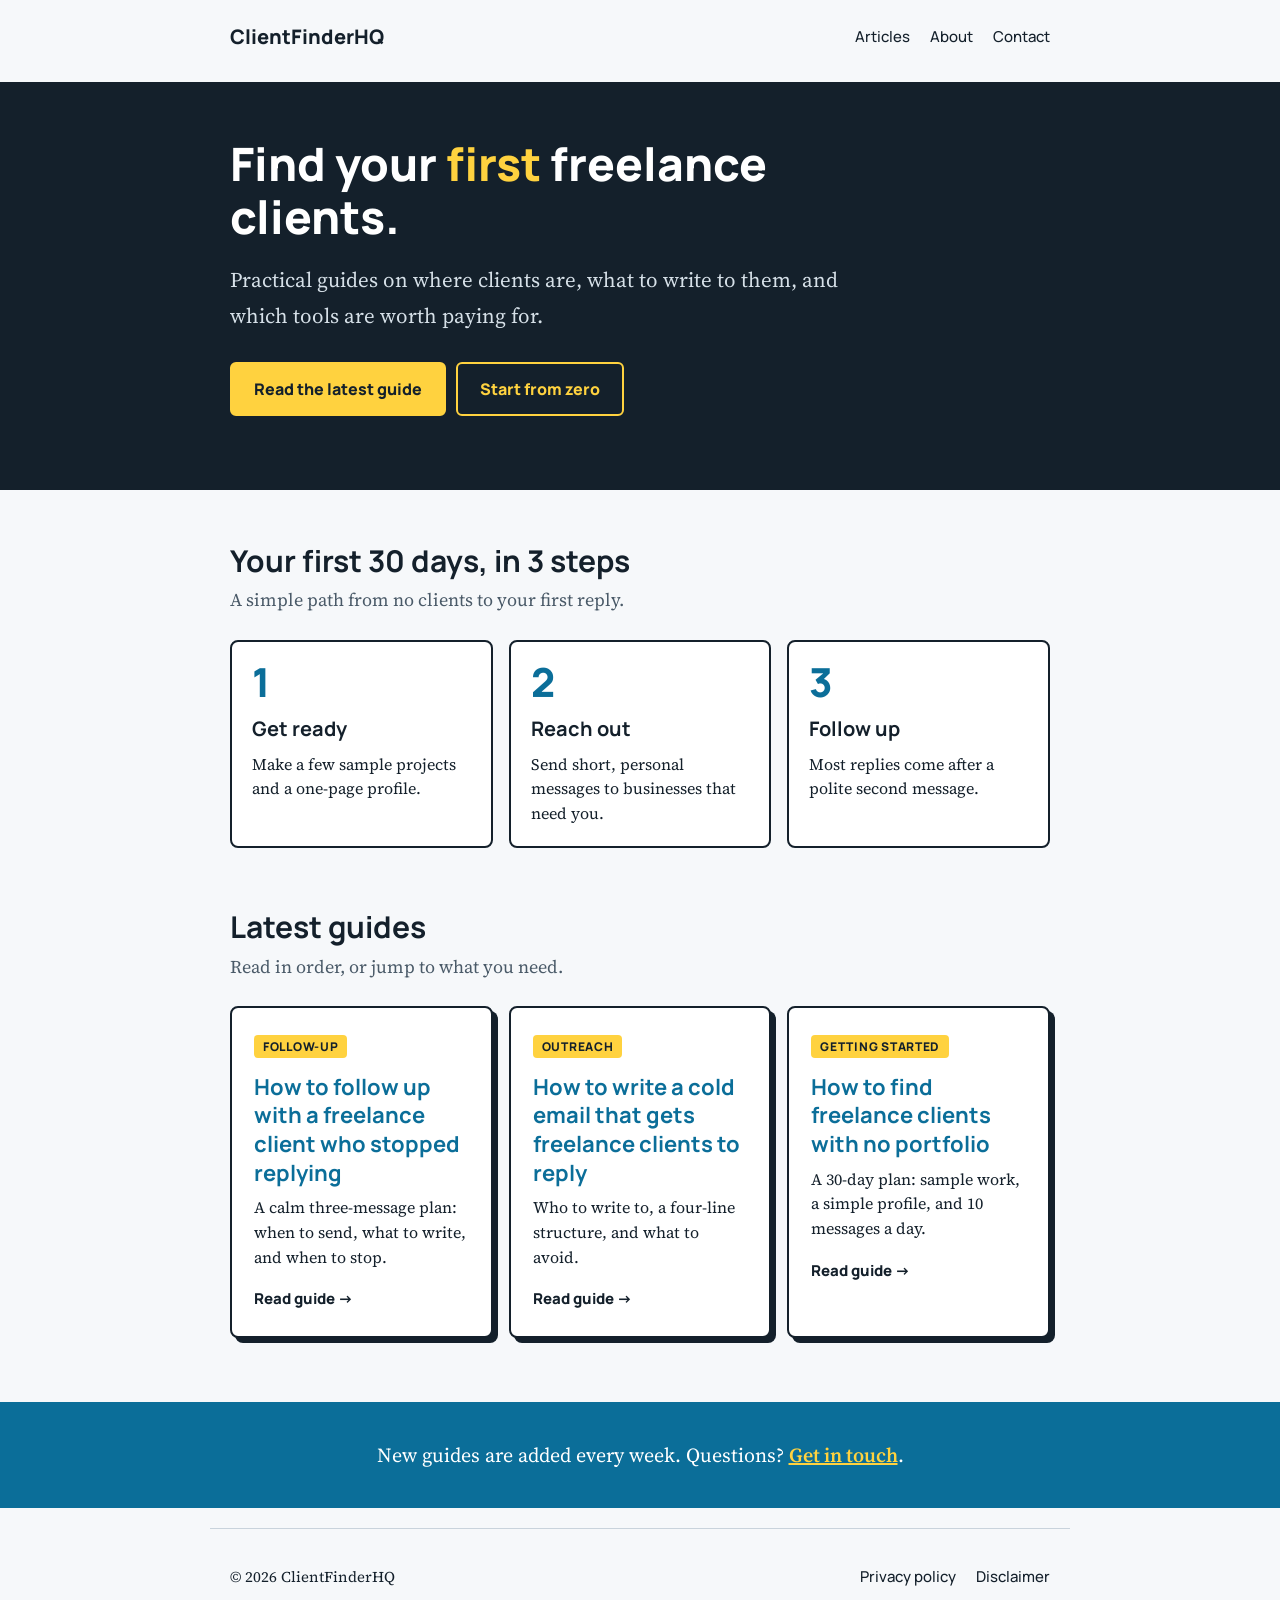
<file: index.html>
<!doctype html><html lang="en"><head><meta charset="utf-8"><meta name="viewport" content="width=device-width,initial-scale=1"><title>ClientFinderHQ | How to find freelance clients</title><meta name="description" content="Practical guides for freelancers on finding clients, writing outreach, and choosing the tools that help."><link rel="preconnect" href="https://fonts.googleapis.com"><link rel="preconnect" href="https://fonts.gstatic.com" crossorigin><link href="https://fonts.googleapis.com/css2?family=Manrope:wght@500;800&family=Source+Serif+4:wght@400;600&display=swap" rel="stylesheet"><link rel="canonical" href="https://wwwkhange15-blip.github.io/clientfinderhq/"><meta property="og:type" content="website"><meta property="og:site_name" content="ClientFinderHQ"><meta property="og:title" content="ClientFinderHQ | How to find freelance clients"><meta property="og:description" content="Practical guides for freelancers on finding clients, writing outreach, and choosing the tools that help."><meta property="og:url" content="https://wwwkhange15-blip.github.io/clientfinderhq/"><meta property="og:image" content="https://wwwkhange15-blip.github.io/clientfinderhq/og-image.png"><meta name="twitter:card" content="summary_large_image"><link rel="stylesheet" href="style.css"></head><body><header><a class="logo" href="index.html">ClientFinderHQ</a><nav><a href="index.html#articles">Articles</a><a href="about.html">About</a><a href="contact.html">Contact</a></nav></header><main><style>
main{max-width:none;padding:0}.w{max-width:860px;margin:0 auto;padding:0 20px}
.hero{background:#14202b;color:#fff;padding:56px 0 64px;margin-top:8px}
.hero h1{color:#fff;margin:0 0 .4em;max-width:14em}.hero mark{background:none;color:#ffd23f}
.hero p{font-size:21px;max-width:30em;margin:0 0 28px;color:#d6e0e8}
.btn{display:inline-block;font:800 16px Manrope,sans-serif;padding:14px 22px;border:2px solid #ffd23f;border-radius:6px;text-decoration:none;margin:0 10px 10px 0}
.btn.p{background:#ffd23f;color:#14202b}.btn.s{color:#ffd23f}.btn:hover{transform:translateY(-2px)}
.sec{padding:52px 0 8px}.sec h2{margin:0 0 6px;font-size:30px}.sub{margin:0 0 24px;color:#4a5a68}
.steps{display:grid;grid-template-columns:repeat(auto-fit,minmax(220px,1fr));gap:16px}
.step{background:#fff;border:2px solid #14202b;border-radius:8px;padding:20px}
.step b{display:block;font:800 40px Manrope,sans-serif;color:#0b6e99;line-height:1}
.step h3{margin:10px 0 6px;font-size:20px}.step p{margin:0;font-size:16px;line-height:1.55}
.cards{display:grid;grid-template-columns:repeat(auto-fit,minmax(260px,1fr));gap:16px}
.card{display:block;background:#fff;border:2px solid #14202b;border-radius:8px;padding:22px;text-decoration:none;color:inherit;box-shadow:5px 5px 0 #14202b;transition:transform .15s,box-shadow .15s}
.card:hover,.card:focus-visible{transform:translate(-2px,-2px);box-shadow:8px 8px 0 #0b6e99}
.tag{display:inline-block;font:800 12px Manrope,sans-serif;letter-spacing:.06em;text-transform:uppercase;background:#ffd23f;padding:3px 9px;border-radius:4px}
.card h3{margin:12px 0 8px;font-size:22px;line-height:1.3;color:#0b6e99}.card p{margin:0 0 14px;font-size:16px;line-height:1.55}
.go{font:800 15px Manrope,sans-serif;color:#14202b}
.band{background:#0b6e99;color:#fff;margin-top:56px;padding:36px 0;text-align:center}
.band p{margin:0;font-size:20px}.band a{color:#ffd23f;font-weight:600}
</style><section class="hero"><div class="w"><h1>Find your <mark>first</mark> freelance clients.</h1>
<p>Practical guides on where clients are, what to write to them, and which tools are worth paying for.</p>
<a class="btn p" href="follow-up-freelance-client.html">Read the latest guide</a><a class="btn s" href="find-freelance-clients-no-portfolio.html">Start from zero</a></div></section>
<section class="sec"><div class="w"><h2>Your first 30 days, in 3 steps</h2><p class="sub">A simple path from no clients to your first reply.</p>
<div class="steps"><div class="step"><b>1</b><h3>Get ready</h3><p>Make a few sample projects and a one-page profile.</p></div>
<div class="step"><b>2</b><h3>Reach out</h3><p>Send short, personal messages to businesses that need you.</p></div>
<div class="step"><b>3</b><h3>Follow up</h3><p>Most replies come after a polite second message.</p></div></div></div></section>
<section class="sec" id="articles"><div class="w"><h2>Latest guides</h2><p class="sub">Read in order, or jump to what you need.</p>
<div class="cards"><a class="card" href="follow-up-freelance-client.html"><span class="tag">Follow-up</span><h3>How to follow up with a freelance client who stopped replying</h3><p>A calm three-message plan: when to send, what to write, and when to stop.</p><span class="go">Read guide →</span></a><a class="card" href="cold-email-for-freelance-clients.html"><span class="tag">Outreach</span><h3>How to write a cold email that gets freelance clients to reply</h3><p>Who to write to, a four-line structure, and what to avoid.</p><span class="go">Read guide →</span></a>
<a class="card" href="find-freelance-clients-no-portfolio.html"><span class="tag">Getting started</span><h3>How to find freelance clients with no portfolio</h3><p>A 30-day plan: sample work, a simple profile, and 10 messages a day.</p><span class="go">Read guide →</span></a></div></div></section>
<section class="band"><div class="w"><p>New guides are added every week. Questions? <a href="contact.html">Get in touch</a>.</p></div></section></main><footer><p>© 2026 ClientFinderHQ</p><nav><a href="privacy.html">Privacy policy</a><a href="disclaimer.html">Disclaimer</a></nav></footer></body></html>
</file>
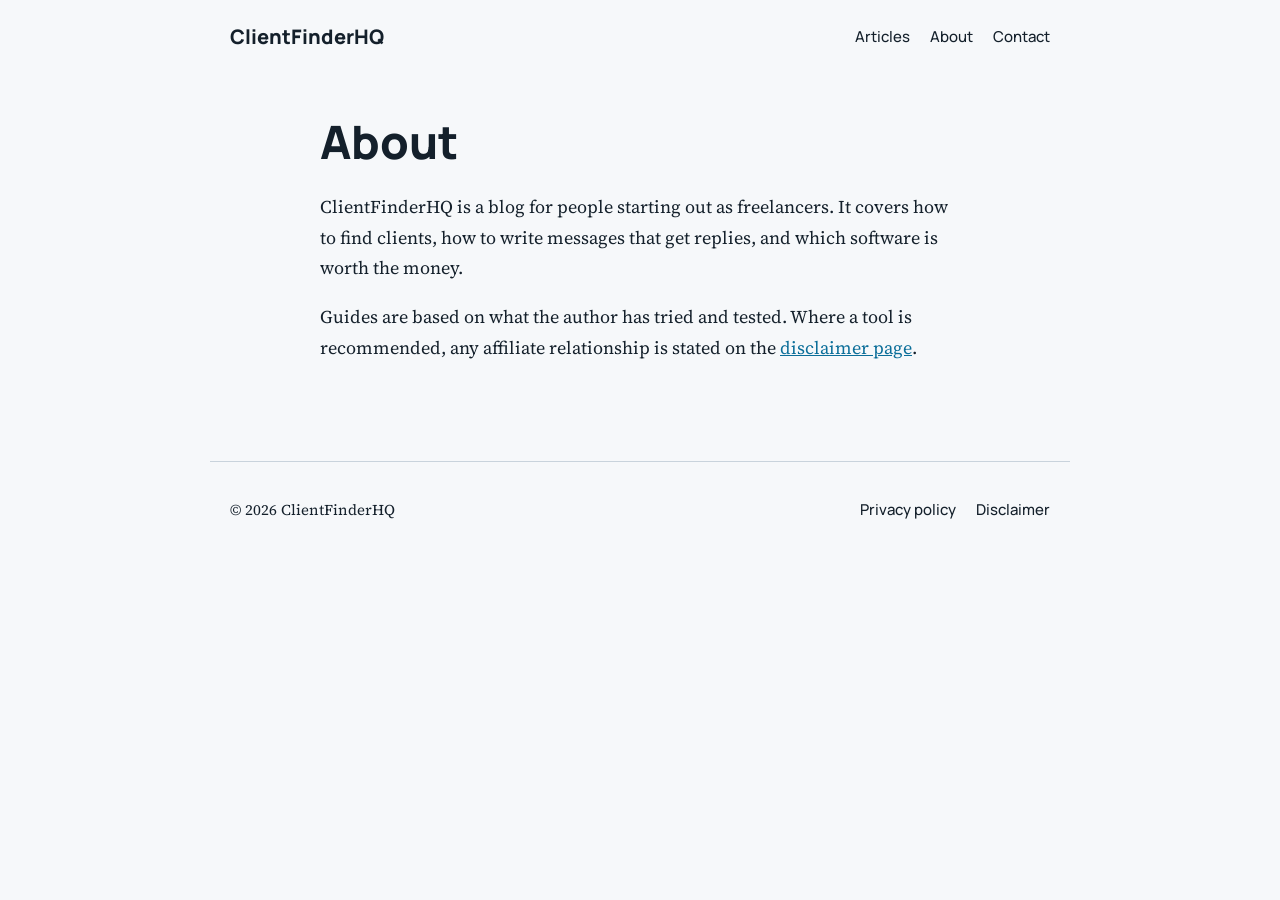
<file: about.html>
<!doctype html><html lang="en"><head><meta charset="utf-8"><meta name="viewport" content="width=device-width,initial-scale=1"><title>About | ClientFinderHQ</title><meta name="description" content="About ClientFinderHQ"><link rel="preconnect" href="https://fonts.googleapis.com"><link rel="preconnect" href="https://fonts.gstatic.com" crossorigin><link href="https://fonts.googleapis.com/css2?family=Manrope:wght@500;800&family=Source+Serif+4:wght@400;600&display=swap" rel="stylesheet"><link rel="canonical" href="https://wwwkhange15-blip.github.io/clientfinderhq/about.html"><meta property="og:type" content="website"><meta property="og:site_name" content="ClientFinderHQ"><meta property="og:title" content="About | ClientFinderHQ"><meta property="og:description" content="About ClientFinderHQ"><meta property="og:url" content="https://wwwkhange15-blip.github.io/clientfinderhq/about.html"><meta property="og:image" content="https://wwwkhange15-blip.github.io/clientfinderhq/og-image.png"><meta name="twitter:card" content="summary_large_image"><link rel="stylesheet" href="style.css"></head><body><header><a class="logo" href="index.html">ClientFinderHQ</a><nav><a href="index.html#articles">Articles</a><a href="about.html">About</a><a href="contact.html">Contact</a></nav></header><main><h1>About</h1><p>ClientFinderHQ is a blog for people starting out as freelancers. It covers how to find clients, how to write messages that get replies, and which software is worth the money.</p><p>Guides are based on what the author has tried and tested. Where a tool is recommended, any affiliate relationship is stated on the <a href="disclaimer.html">disclaimer page</a>.</p></main><footer><p>© 2026 ClientFinderHQ</p><nav><a href="privacy.html">Privacy policy</a><a href="disclaimer.html">Disclaimer</a></nav></footer></body></html>
</file>
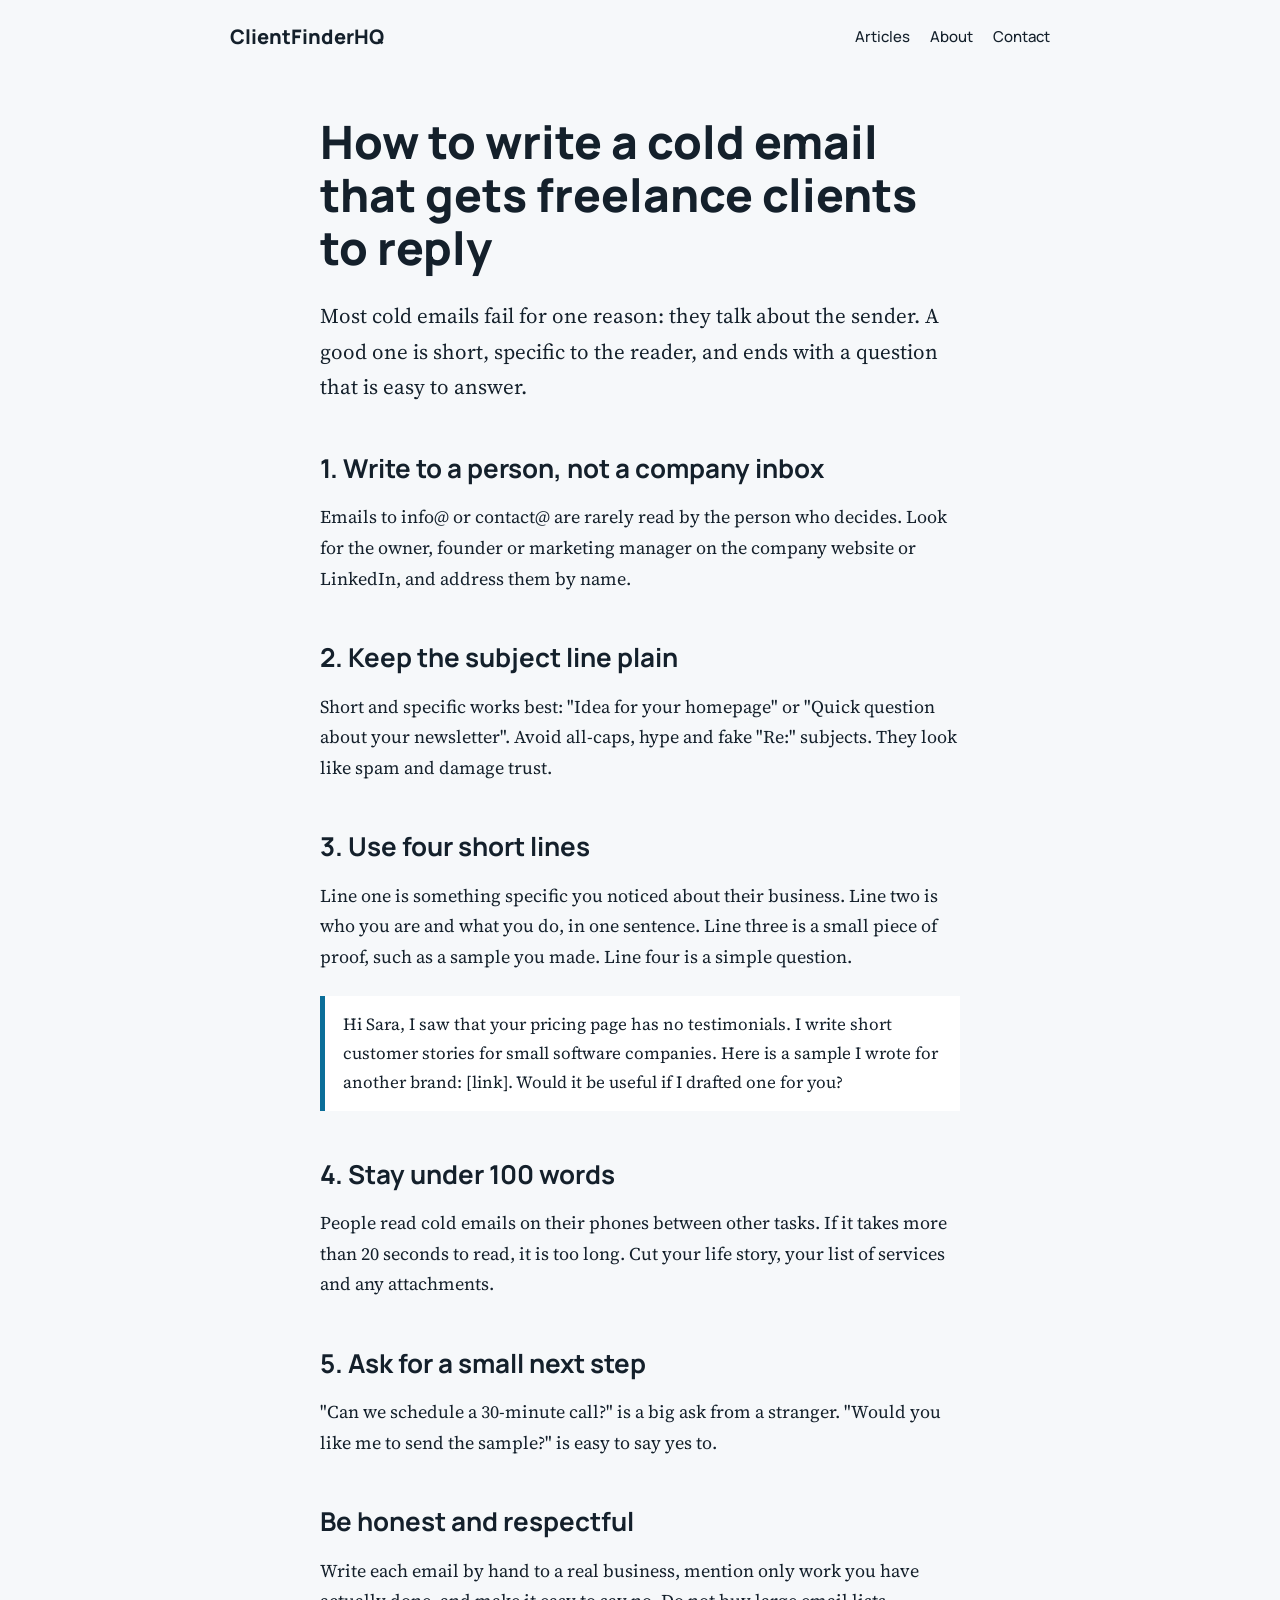
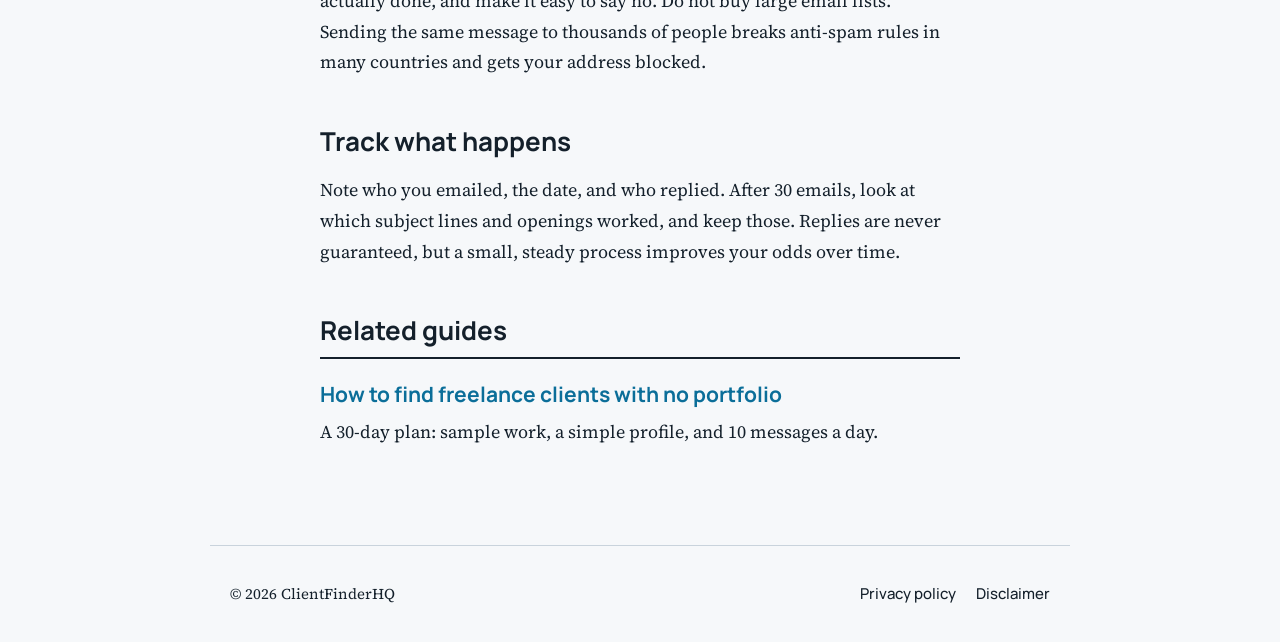
<file: cold-email-for-freelance-clients.html>
<!doctype html><html lang="en"><head><meta charset="utf-8"><meta name="viewport" content="width=device-width,initial-scale=1"><title>How to Write a Cold Email That Gets Freelance Clients to Reply | ClientFinderHQ</title><meta name="description" content="A short, honest guide to writing cold emails for freelancers: who to write to, the four-line structure, and what to avoid."><link rel="preconnect" href="https://fonts.googleapis.com"><link rel="preconnect" href="https://fonts.gstatic.com" crossorigin><link href="https://fonts.googleapis.com/css2?family=Manrope:wght@500;800&family=Source+Serif+4:wght@400;600&display=swap" rel="stylesheet"><link rel="canonical" href="https://wwwkhange15-blip.github.io/clientfinderhq/cold-email-for-freelance-clients.html"><meta property="og:type" content="website"><meta property="og:site_name" content="ClientFinderHQ"><meta property="og:title" content="How to Write a Cold Email That Gets Freelance Clients to Reply | ClientFinderHQ"><meta property="og:description" content="A short, honest guide to writing cold emails for freelancers: who to write to, the four-line structure, and what to avoid."><meta property="og:url" content="https://wwwkhange15-blip.github.io/clientfinderhq/cold-email-for-freelance-clients.html"><meta property="og:image" content="https://wwwkhange15-blip.github.io/clientfinderhq/og-image.png"><meta name="twitter:card" content="summary_large_image"><link rel="stylesheet" href="style.css"></head><body><header><a class="logo" href="index.html">ClientFinderHQ</a><nav><a href="index.html#articles">Articles</a><a href="about.html">About</a><a href="contact.html">Contact</a></nav></header><main><h1>How to write a cold email that gets freelance clients to reply</h1>
<p class="lead">Most cold emails fail for one reason: they talk about the sender. A good one is short, specific to the reader, and ends with a question that is easy to answer.</p>
<h2>1. Write to a person, not a company inbox</h2>
<p>Emails to info@ or contact@ are rarely read by the person who decides. Look for the owner, founder or marketing manager on the company website or LinkedIn, and address them by name.</p>
<h2>2. Keep the subject line plain</h2>
<p>Short and specific works best: "Idea for your homepage" or "Quick question about your newsletter". Avoid all-caps, hype and fake "Re:" subjects. They look like spam and damage trust.</p>
<h2>3. Use four short lines</h2>
<p>Line one is something specific you noticed about their business. Line two is who you are and what you do, in one sentence. Line three is a small piece of proof, such as a sample you made. Line four is a simple question.</p>
<blockquote>Hi Sara, I saw that your pricing page has no testimonials. I write short customer stories for small software companies. Here is a sample I wrote for another brand: [link]. Would it be useful if I drafted one for you?</blockquote>
<!-- ADD YOUR OWN EXAMPLE HERE: an email you sent and what happened -->
<h2>4. Stay under 100 words</h2>
<p>People read cold emails on their phones between other tasks. If it takes more than 20 seconds to read, it is too long. Cut your life story, your list of services and any attachments.</p>
<h2>5. Ask for a small next step</h2>
<p>"Can we schedule a 30-minute call?" is a big ask from a stranger. "Would you like me to send the sample?" is easy to say yes to.</p>
<h2>Be honest and respectful</h2>
<p>Write each email by hand to a real business, mention only work you have actually done, and make it easy to say no. Do not buy large email lists. Sending the same message to thousands of people breaks anti-spam rules in many countries and gets your address blocked.</p>
<h2>Track what happens</h2>
<p>Note who you emailed, the date, and who replied. After 30 emails, look at which subject lines and openings worked, and keep those. Replies are never guaranteed, but a small, steady process improves your odds over time.</p><h2>Related guides</h2><a class="post" href="find-freelance-clients-no-portfolio.html"><h3>How to find freelance clients with no portfolio</h3><p>A 30-day plan: sample work, a simple profile, and 10 messages a day.</p></a></main><footer><p>© 2026 ClientFinderHQ</p><nav><a href="privacy.html">Privacy policy</a><a href="disclaimer.html">Disclaimer</a></nav></footer></body></html>
</file>
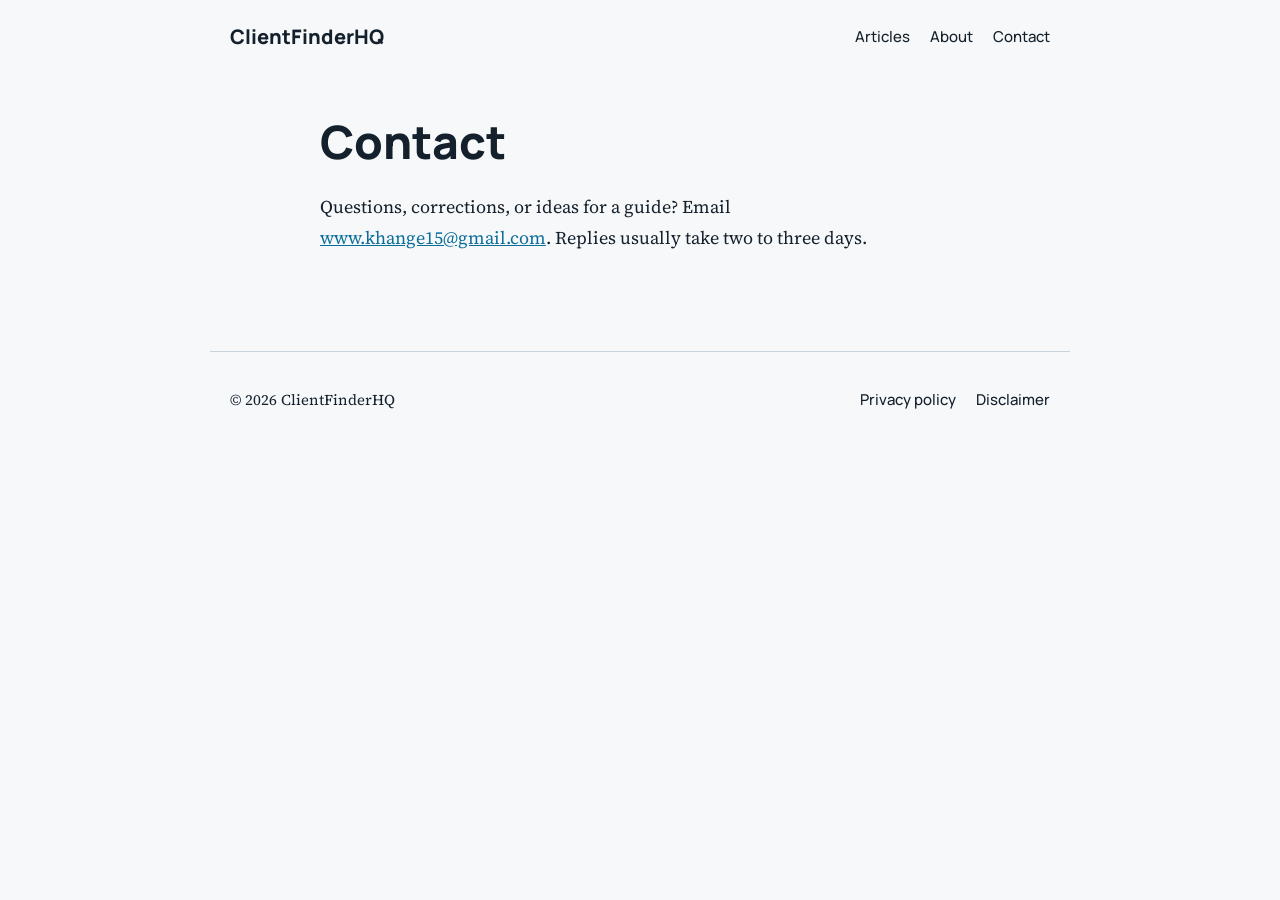
<file: contact.html>
<!doctype html><html lang="en"><head><meta charset="utf-8"><meta name="viewport" content="width=device-width,initial-scale=1"><title>Contact | ClientFinderHQ</title><meta name="description" content="Contact ClientFinderHQ"><link rel="preconnect" href="https://fonts.googleapis.com"><link rel="preconnect" href="https://fonts.gstatic.com" crossorigin><link href="https://fonts.googleapis.com/css2?family=Manrope:wght@500;800&family=Source+Serif+4:wght@400;600&display=swap" rel="stylesheet"><link rel="canonical" href="https://wwwkhange15-blip.github.io/clientfinderhq/contact.html"><meta property="og:type" content="website"><meta property="og:site_name" content="ClientFinderHQ"><meta property="og:title" content="Contact | ClientFinderHQ"><meta property="og:description" content="Contact ClientFinderHQ"><meta property="og:url" content="https://wwwkhange15-blip.github.io/clientfinderhq/contact.html"><meta property="og:image" content="https://wwwkhange15-blip.github.io/clientfinderhq/og-image.png"><meta name="twitter:card" content="summary_large_image"><link rel="stylesheet" href="style.css"></head><body><header><a class="logo" href="index.html">ClientFinderHQ</a><nav><a href="index.html#articles">Articles</a><a href="about.html">About</a><a href="contact.html">Contact</a></nav></header><main><h1>Contact</h1><p>Questions, corrections, or ideas for a guide? Email <a href="mailto:www.khange15@gmail.com">www.khange15@gmail.com</a>. Replies usually take two to three days.</p></main><footer><p>© 2026 ClientFinderHQ</p><nav><a href="privacy.html">Privacy policy</a><a href="disclaimer.html">Disclaimer</a></nav></footer></body></html>
</file>
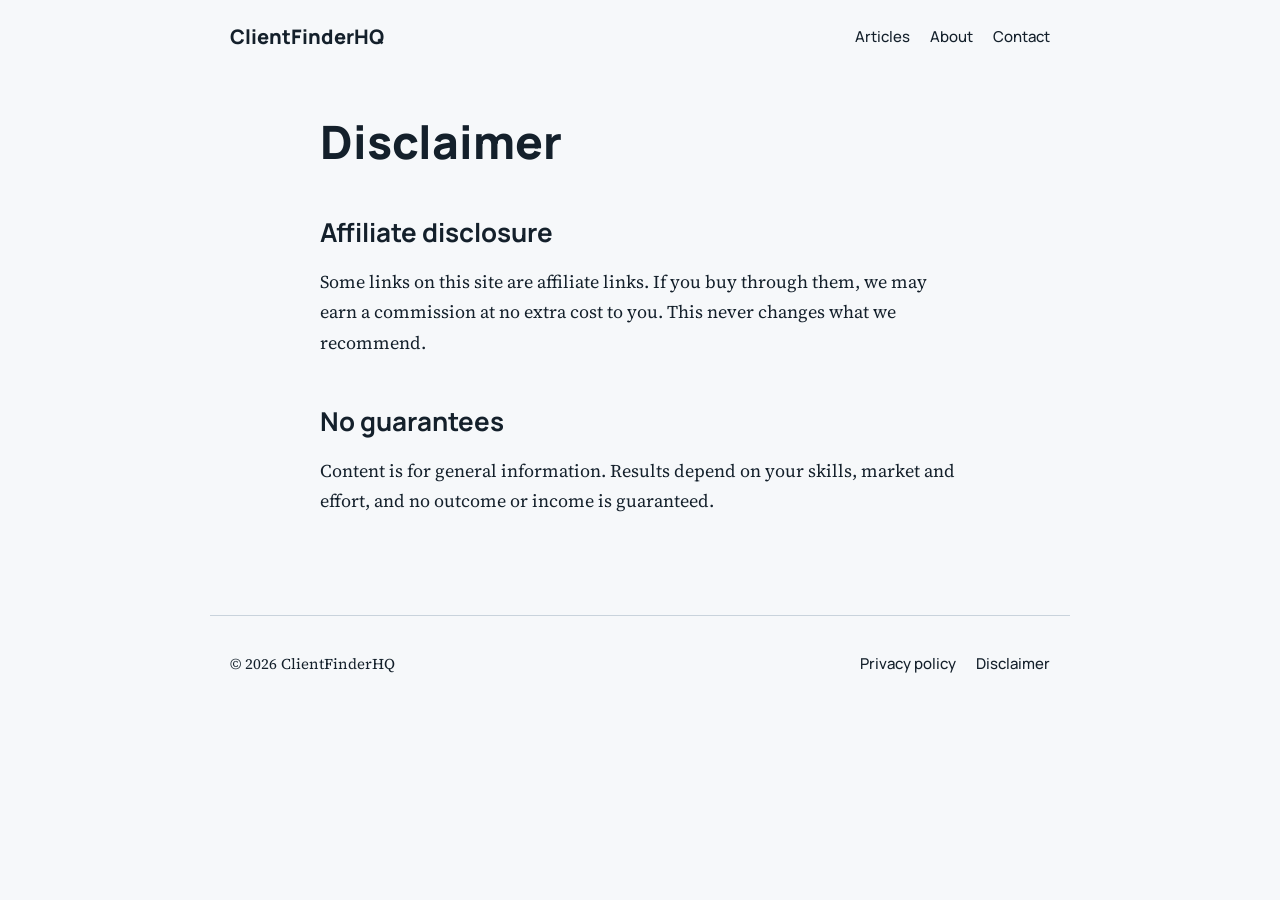
<file: disclaimer.html>
<!doctype html><html lang="en"><head><meta charset="utf-8"><meta name="viewport" content="width=device-width,initial-scale=1"><title>Disclaimer | ClientFinderHQ</title><meta name="description" content="Affiliate and earnings disclaimer for ClientFinderHQ"><link rel="preconnect" href="https://fonts.googleapis.com"><link rel="preconnect" href="https://fonts.gstatic.com" crossorigin><link href="https://fonts.googleapis.com/css2?family=Manrope:wght@500;800&family=Source+Serif+4:wght@400;600&display=swap" rel="stylesheet"><link rel="canonical" href="https://wwwkhange15-blip.github.io/clientfinderhq/disclaimer.html"><meta property="og:type" content="website"><meta property="og:site_name" content="ClientFinderHQ"><meta property="og:title" content="Disclaimer | ClientFinderHQ"><meta property="og:description" content="Affiliate and earnings disclaimer for ClientFinderHQ"><meta property="og:url" content="https://wwwkhange15-blip.github.io/clientfinderhq/disclaimer.html"><meta property="og:image" content="https://wwwkhange15-blip.github.io/clientfinderhq/og-image.png"><meta name="twitter:card" content="summary_large_image"><link rel="stylesheet" href="style.css"></head><body><header><a class="logo" href="index.html">ClientFinderHQ</a><nav><a href="index.html#articles">Articles</a><a href="about.html">About</a><a href="contact.html">Contact</a></nav></header><main><h1>Disclaimer</h1><h2>Affiliate disclosure</h2><p>Some links on this site are affiliate links. If you buy through them, we may earn a commission at no extra cost to you. This never changes what we recommend.</p>
<h2>No guarantees</h2><p>Content is for general information. Results depend on your skills, market and effort, and no outcome or income is guaranteed.</p></main><footer><p>© 2026 ClientFinderHQ</p><nav><a href="privacy.html">Privacy policy</a><a href="disclaimer.html">Disclaimer</a></nav></footer></body></html>
</file>
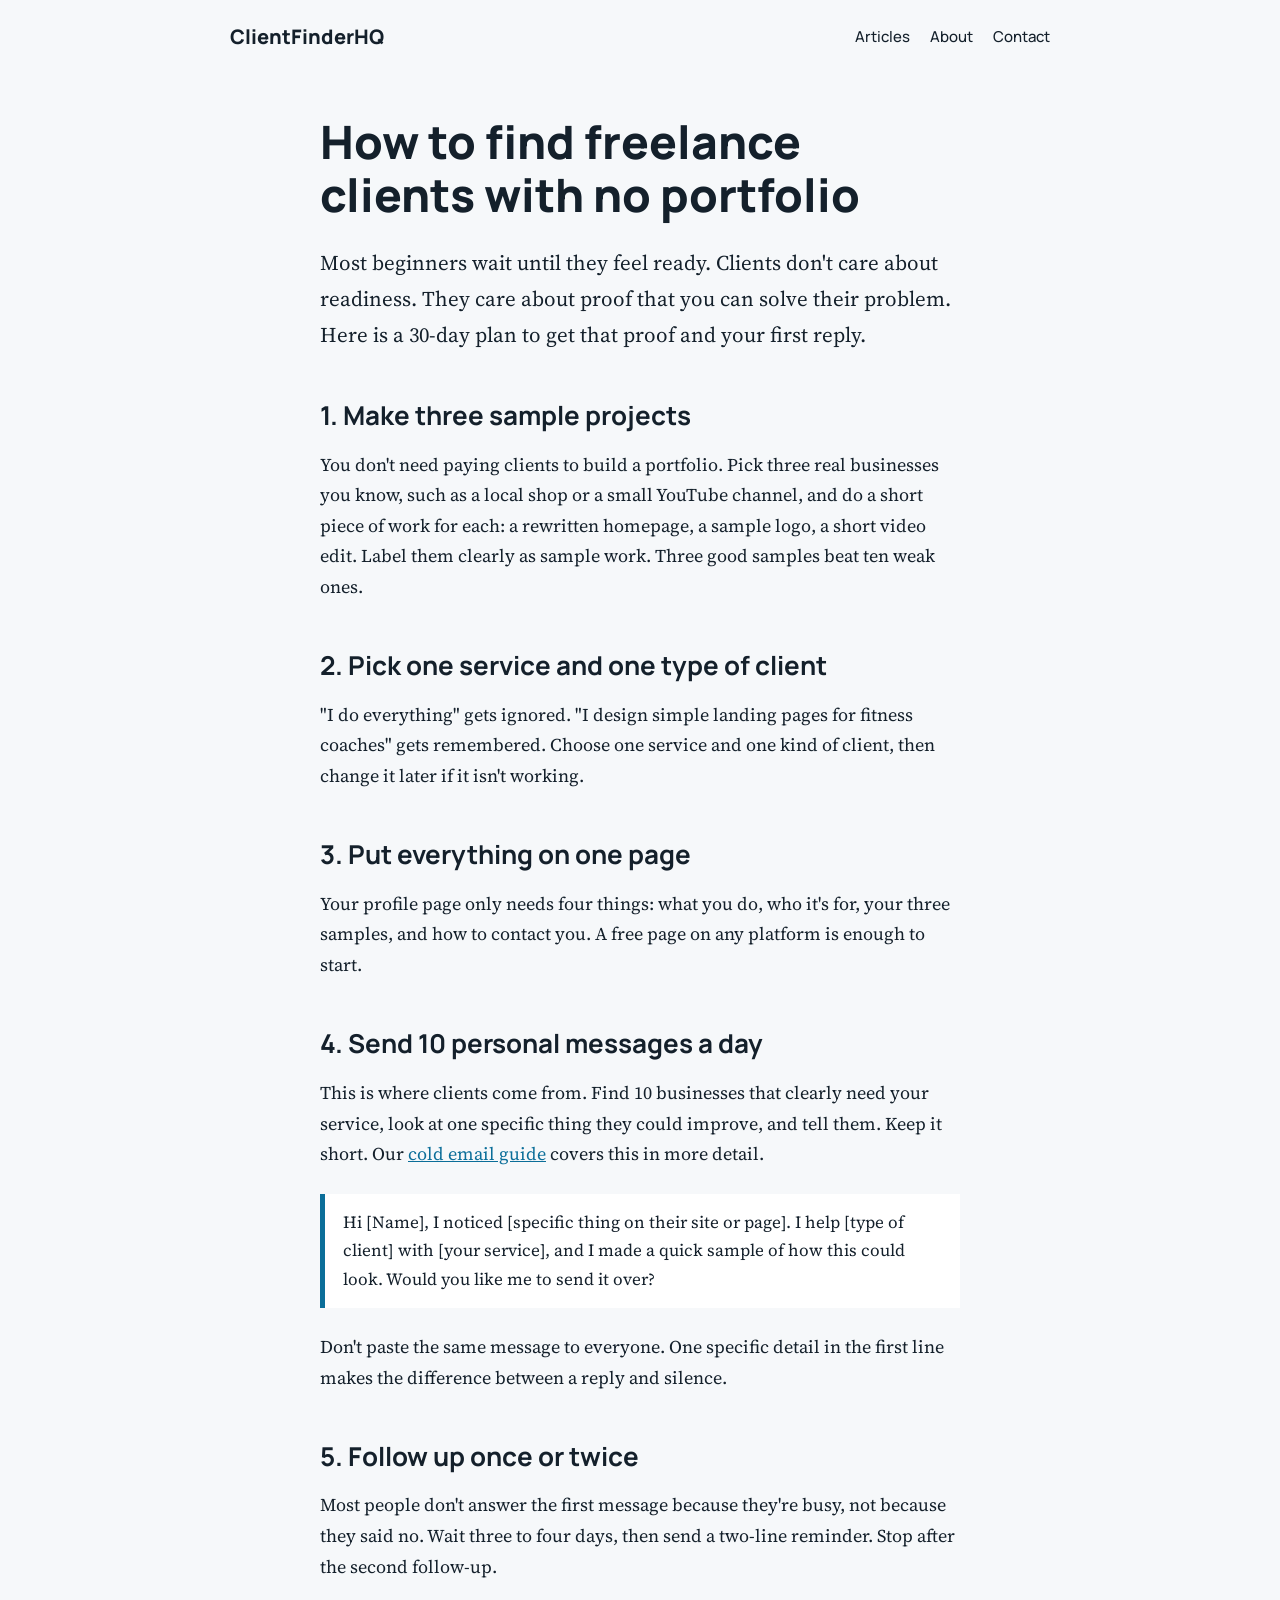
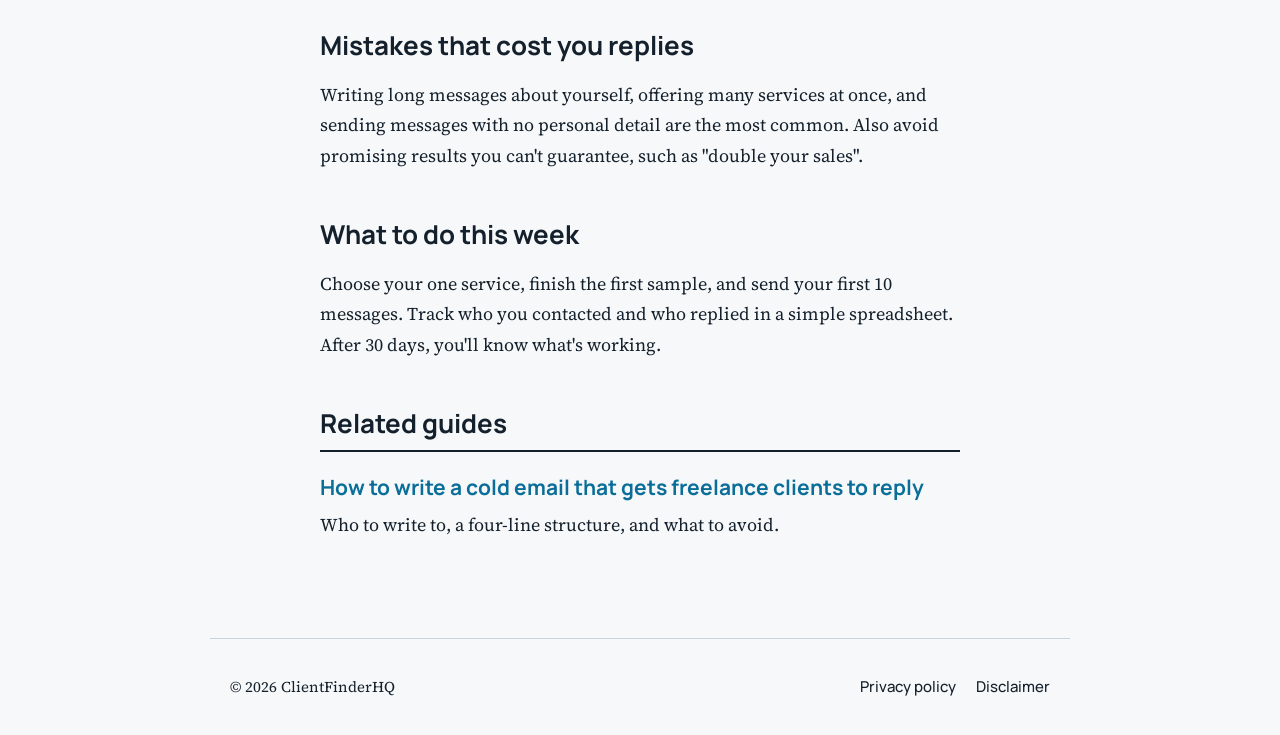
<file: find-freelance-clients-no-portfolio.html>
<!doctype html><html lang="en"><head><meta charset="utf-8"><meta name="viewport" content="width=device-width,initial-scale=1"><title>How to Find Freelance Clients With No Portfolio | ClientFinderHQ</title><meta name="description" content="A 30-day plan for beginners: build sample work, create a one-page profile, and send personal outreach messages that get replies."><link rel="preconnect" href="https://fonts.googleapis.com"><link rel="preconnect" href="https://fonts.gstatic.com" crossorigin><link href="https://fonts.googleapis.com/css2?family=Manrope:wght@500;800&family=Source+Serif+4:wght@400;600&display=swap" rel="stylesheet"><link rel="canonical" href="https://wwwkhange15-blip.github.io/clientfinderhq/find-freelance-clients-no-portfolio.html"><meta property="og:type" content="website"><meta property="og:site_name" content="ClientFinderHQ"><meta property="og:title" content="How to Find Freelance Clients With No Portfolio | ClientFinderHQ"><meta property="og:description" content="A 30-day plan for beginners: build sample work, create a one-page profile, and send personal outreach messages that get replies."><meta property="og:url" content="https://wwwkhange15-blip.github.io/clientfinderhq/find-freelance-clients-no-portfolio.html"><meta property="og:image" content="https://wwwkhange15-blip.github.io/clientfinderhq/og-image.png"><meta name="twitter:card" content="summary_large_image"><link rel="stylesheet" href="style.css"></head><body><header><a class="logo" href="index.html">ClientFinderHQ</a><nav><a href="index.html#articles">Articles</a><a href="about.html">About</a><a href="contact.html">Contact</a></nav></header><main><h1>How to find freelance clients with no portfolio</h1>
<p class="lead">Most beginners wait until they feel ready. Clients don't care about readiness. They care about proof that you can solve their problem. Here is a 30-day plan to get that proof and your first reply.</p>
<h2>1. Make three sample projects</h2>
<p>You don't need paying clients to build a portfolio. Pick three real businesses you know, such as a local shop or a small YouTube channel, and do a short piece of work for each: a rewritten homepage, a sample logo, a short video edit. Label them clearly as sample work. Three good samples beat ten weak ones.</p>
<!-- ADD YOUR OWN EXAMPLE HERE: which samples did you make, and how long did they take? -->
<h2>2. Pick one service and one type of client</h2>
<p>"I do everything" gets ignored. "I design simple landing pages for fitness coaches" gets remembered. Choose one service and one kind of client, then change it later if it isn't working.</p>
<h2>3. Put everything on one page</h2>
<p>Your profile page only needs four things: what you do, who it's for, your three samples, and how to contact you. A free page on any platform is enough to start.</p>
<h2>4. Send 10 personal messages a day</h2>
<p>This is where clients come from. Find 10 businesses that clearly need your service, look at one specific thing they could improve, and tell them. Keep it short. Our <a href="cold-email-for-freelance-clients.html">cold email guide</a> covers this in more detail.</p>
<blockquote>Hi [Name], I noticed [specific thing on their site or page]. I help [type of client] with [your service], and I made a quick sample of how this could look. Would you like me to send it over?</blockquote>
<p>Don't paste the same message to everyone. One specific detail in the first line makes the difference between a reply and silence.</p>
<h2>5. Follow up once or twice</h2>
<p>Most people don't answer the first message because they're busy, not because they said no. Wait three to four days, then send a two-line reminder. Stop after the second follow-up.</p>
<h2>Mistakes that cost you replies</h2>
<p>Writing long messages about yourself, offering many services at once, and sending messages with no personal detail are the most common. Also avoid promising results you can't guarantee, such as "double your sales".</p>
<h2>What to do this week</h2>
<p>Choose your one service, finish the first sample, and send your first 10 messages. Track who you contacted and who replied in a simple spreadsheet. After 30 days, you'll know what's working.</p><h2>Related guides</h2><a class="post" href="cold-email-for-freelance-clients.html"><h3>How to write a cold email that gets freelance clients to reply</h3><p>Who to write to, a four-line structure, and what to avoid.</p></a></main><footer><p>© 2026 ClientFinderHQ</p><nav><a href="privacy.html">Privacy policy</a><a href="disclaimer.html">Disclaimer</a></nav></footer></body></html>
</file>
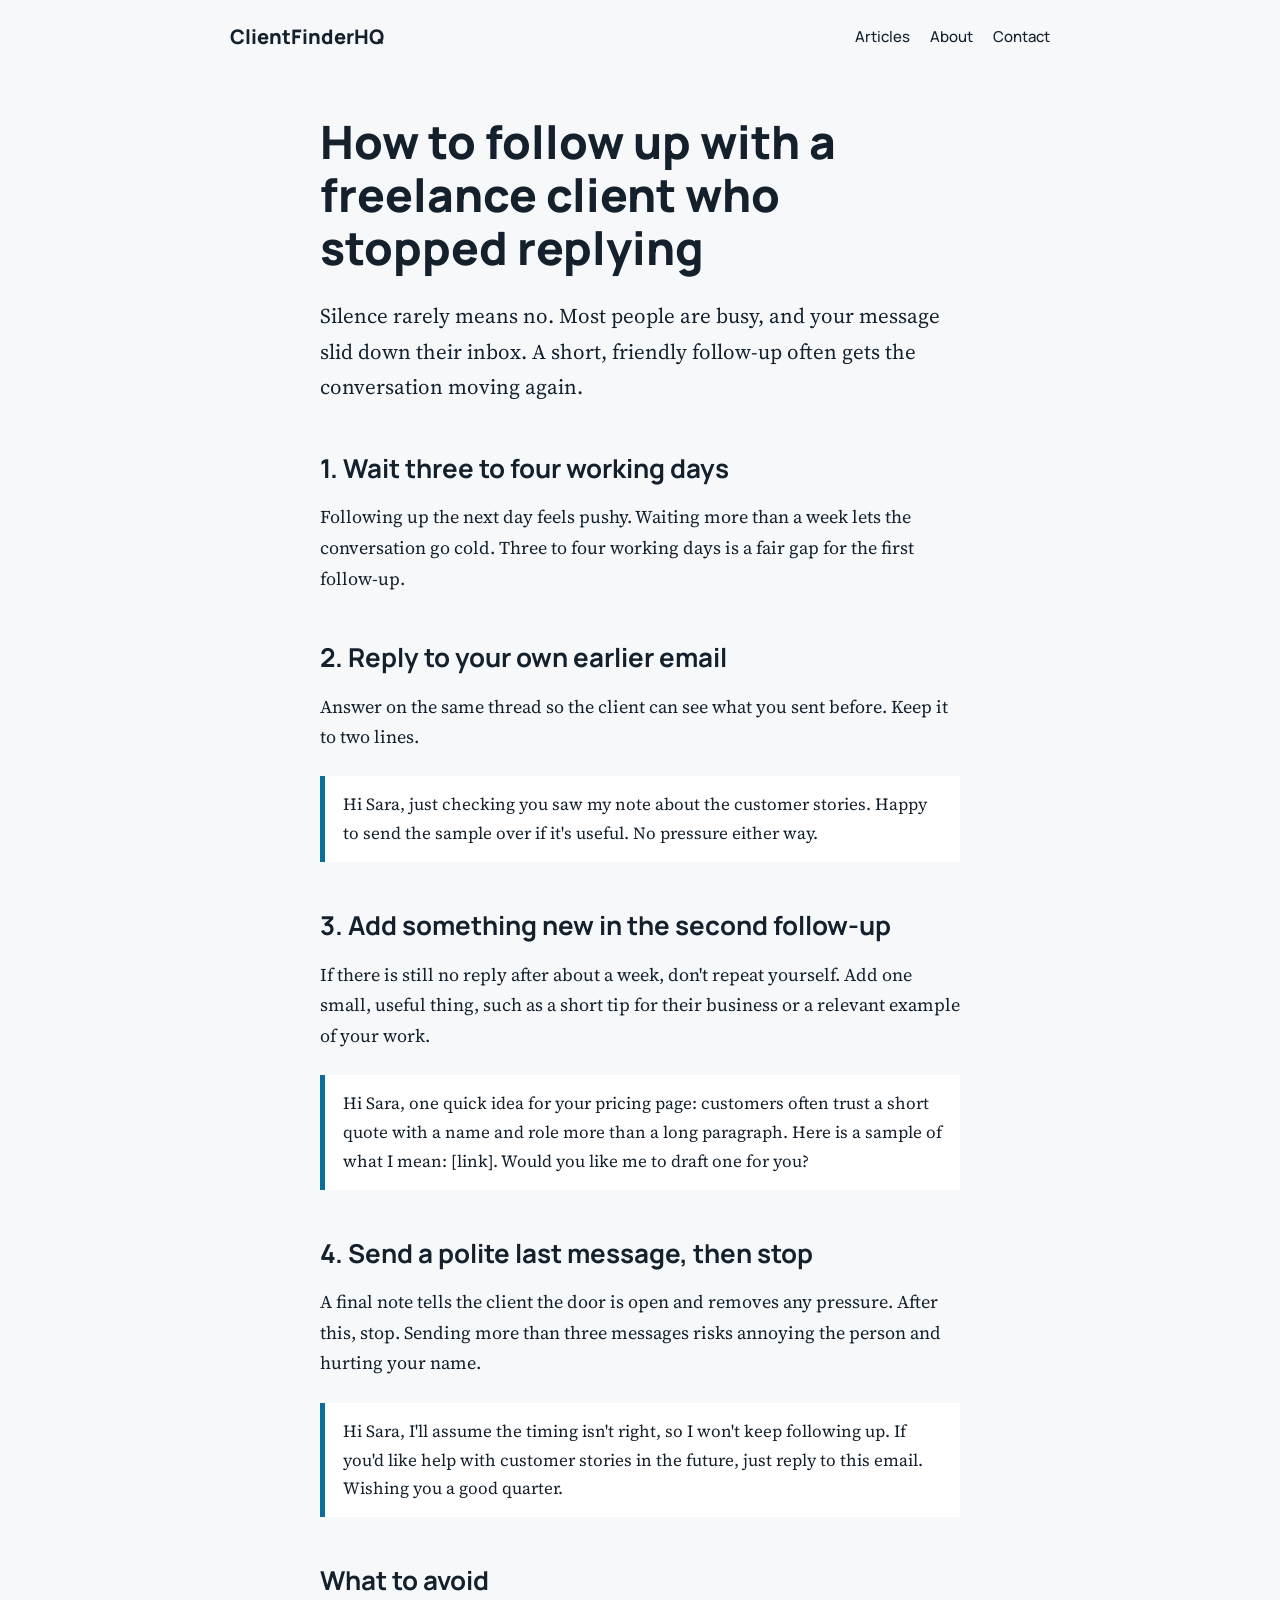
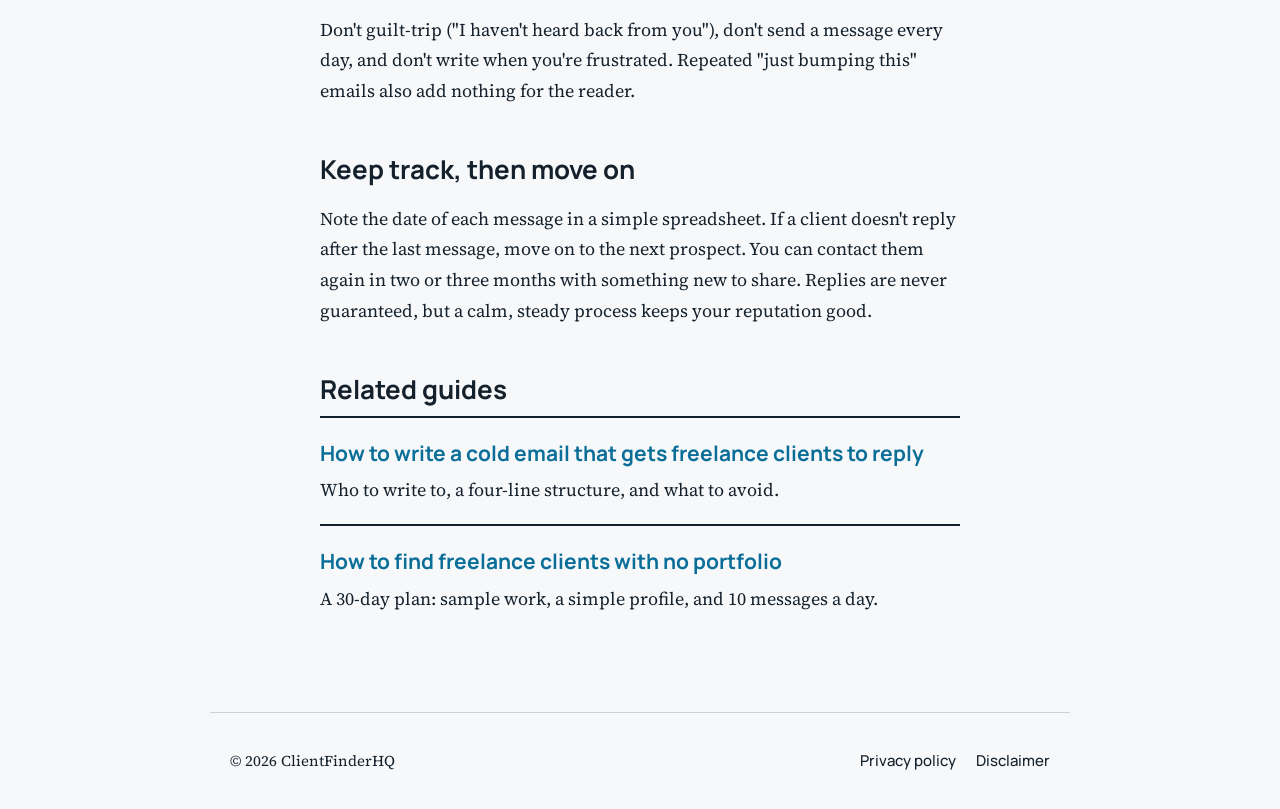
<file: follow-up-freelance-client.html>
<!doctype html><html lang="en"><head><meta charset="utf-8"><meta name="viewport" content="width=device-width,initial-scale=1"><title>How to Follow Up With a Freelance Client Who Stopped Replying | ClientFinderHQ</title><meta name="description" content="A calm, three-message follow-up plan for freelancers: when to send, what to write, and when to stop."><link rel="preconnect" href="https://fonts.googleapis.com"><link rel="preconnect" href="https://fonts.gstatic.com" crossorigin><link href="https://fonts.googleapis.com/css2?family=Manrope:wght@500;800&family=Source+Serif+4:wght@400;600&display=swap" rel="stylesheet"><link rel="canonical" href="https://wwwkhange15-blip.github.io/clientfinderhq/follow-up-freelance-client.html"><meta property="og:type" content="website"><meta property="og:site_name" content="ClientFinderHQ"><meta property="og:title" content="How to Follow Up With a Freelance Client Who Stopped Replying | ClientFinderHQ"><meta property="og:description" content="A calm, three-message follow-up plan for freelancers: when to send, what to write, and when to stop."><meta property="og:url" content="https://wwwkhange15-blip.github.io/clientfinderhq/follow-up-freelance-client.html"><meta property="og:image" content="https://wwwkhange15-blip.github.io/clientfinderhq/og-image.png"><meta name="twitter:card" content="summary_large_image"><link rel="stylesheet" href="style.css"></head><body><header><a class="logo" href="index.html">ClientFinderHQ</a><nav><a href="index.html#articles">Articles</a><a href="about.html">About</a><a href="contact.html">Contact</a></nav></header><main><h1>How to follow up with a freelance client who stopped replying</h1>
<p class="lead">Silence rarely means no. Most people are busy, and your message slid down their inbox. A short, friendly follow-up often gets the conversation moving again.</p>
<h2>1. Wait three to four working days</h2>
<p>Following up the next day feels pushy. Waiting more than a week lets the conversation go cold. Three to four working days is a fair gap for the first follow-up.</p>
<h2>2. Reply to your own earlier email</h2>
<p>Answer on the same thread so the client can see what you sent before. Keep it to two lines.</p>
<blockquote>Hi Sara, just checking you saw my note about the customer stories. Happy to send the sample over if it's useful. No pressure either way.</blockquote>
<h2>3. Add something new in the second follow-up</h2>
<p>If there is still no reply after about a week, don't repeat yourself. Add one small, useful thing, such as a short tip for their business or a relevant example of your work.</p>
<blockquote>Hi Sara, one quick idea for your pricing page: customers often trust a short quote with a name and role more than a long paragraph. Here is a sample of what I mean: [link]. Would you like me to draft one for you?</blockquote>
<!-- ADD YOUR OWN EXAMPLE HERE: a follow-up you sent and what happened -->
<h2>4. Send a polite last message, then stop</h2>
<p>A final note tells the client the door is open and removes any pressure. After this, stop. Sending more than three messages risks annoying the person and hurting your name.</p>
<blockquote>Hi Sara, I'll assume the timing isn't right, so I won't keep following up. If you'd like help with customer stories in the future, just reply to this email. Wishing you a good quarter.</blockquote>
<h2>What to avoid</h2>
<p>Don't guilt-trip ("I haven't heard back from you"), don't send a message every day, and don't write when you're frustrated. Repeated "just bumping this" emails also add nothing for the reader.</p>
<h2>Keep track, then move on</h2>
<p>Note the date of each message in a simple spreadsheet. If a client doesn't reply after the last message, move on to the next prospect. You can contact them again in two or three months with something new to share. Replies are never guaranteed, but a calm, steady process keeps your reputation good.</p>
<h2>Related guides</h2>
<a class="post" href="cold-email-for-freelance-clients.html"><h3>How to write a cold email that gets freelance clients to reply</h3><p>Who to write to, a four-line structure, and what to avoid.</p></a>
<a class="post" href="find-freelance-clients-no-portfolio.html"><h3>How to find freelance clients with no portfolio</h3><p>A 30-day plan: sample work, a simple profile, and 10 messages a day.</p></a></main><footer><p>© 2026 ClientFinderHQ</p><nav><a href="privacy.html">Privacy policy</a><a href="disclaimer.html">Disclaimer</a></nav></footer></body></html>
</file>
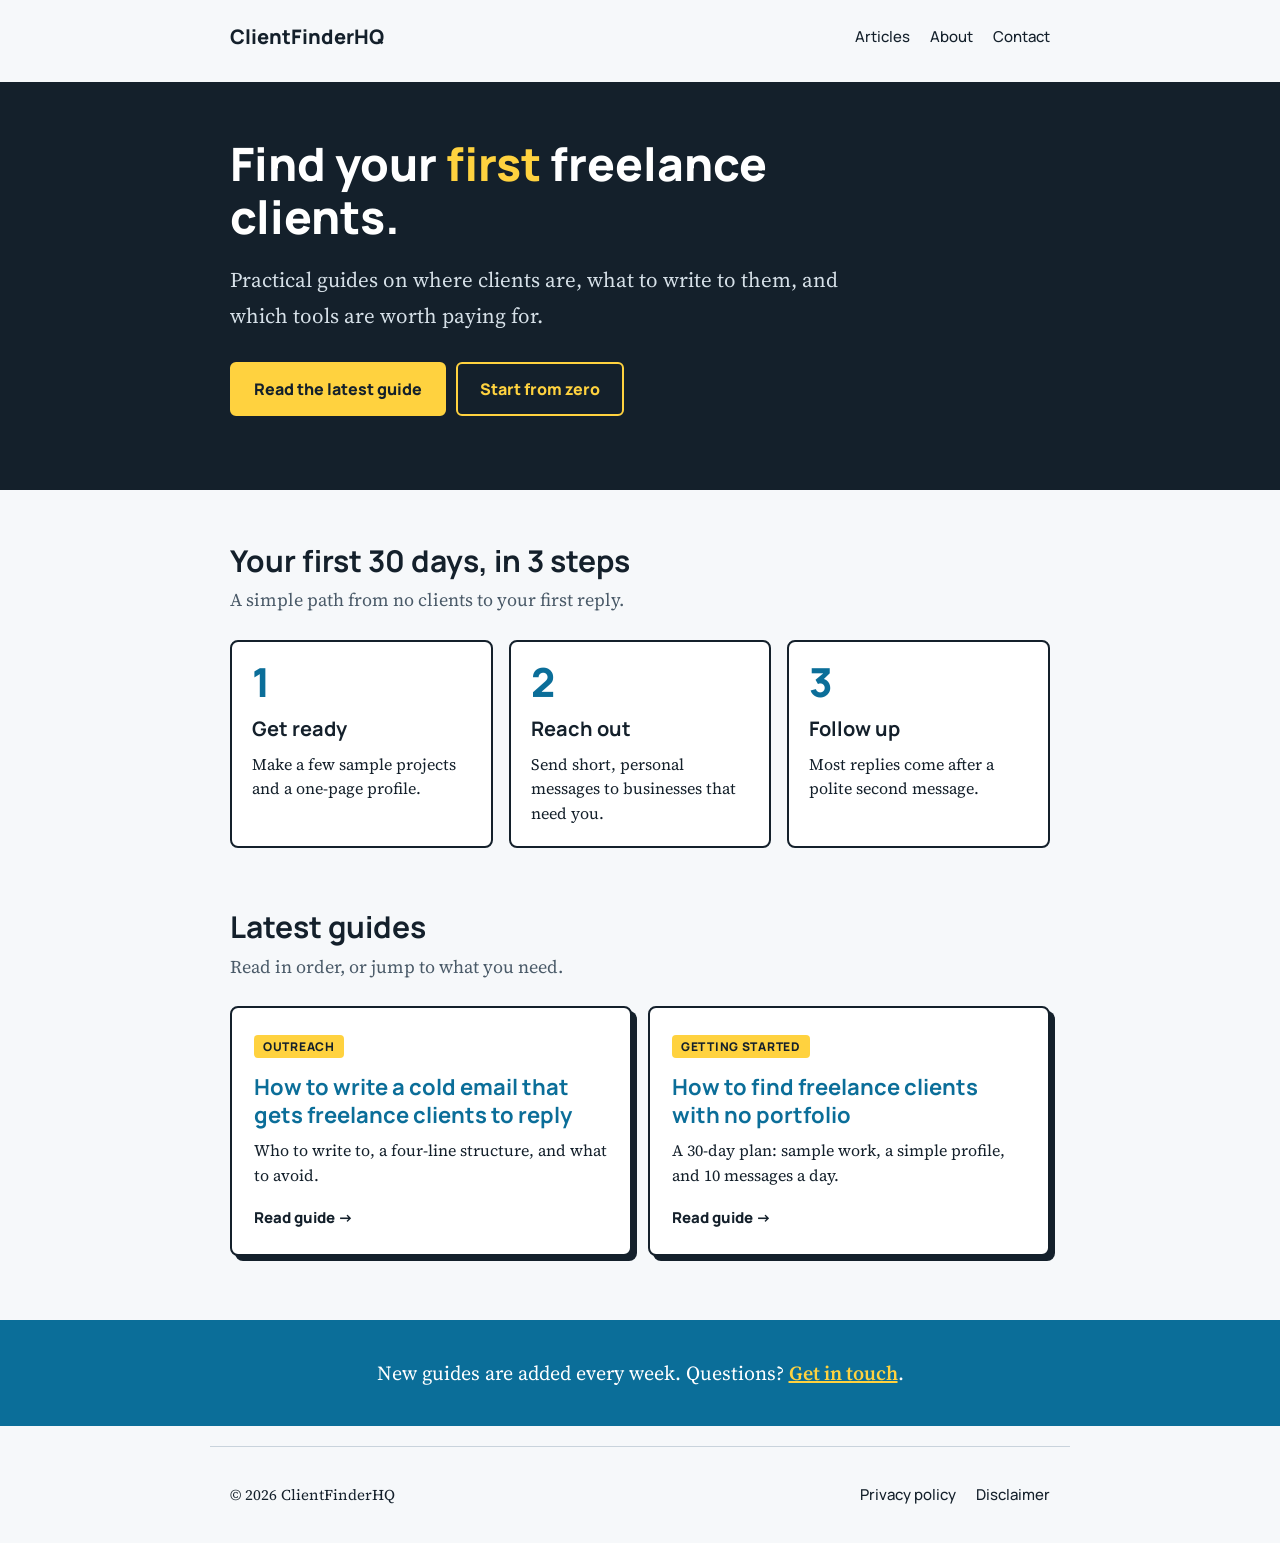
<file: index (1).html>
<!doctype html><html lang="en"><head><meta charset="utf-8"><meta name="viewport" content="width=device-width,initial-scale=1"><title>ClientFinderHQ | How to find freelance clients</title><meta name="description" content="Practical guides for freelancers on finding clients, writing outreach, and choosing the tools that help."><link rel="preconnect" href="https://fonts.googleapis.com"><link rel="preconnect" href="https://fonts.gstatic.com" crossorigin><link href="https://fonts.googleapis.com/css2?family=Manrope:wght@500;800&family=Source+Serif+4:wght@400;600&display=swap" rel="stylesheet"><link rel="stylesheet" href="style.css"></head><body><header><a class="logo" href="index.html">ClientFinderHQ</a><nav><a href="index.html#articles">Articles</a><a href="about.html">About</a><a href="contact.html">Contact</a></nav></header><main><style>
main{max-width:none;padding:0}.w{max-width:860px;margin:0 auto;padding:0 20px}
.hero{background:#14202b;color:#fff;padding:56px 0 64px;margin-top:8px}
.hero h1{color:#fff;margin:0 0 .4em;max-width:14em}.hero mark{background:none;color:#ffd23f}
.hero p{font-size:21px;max-width:30em;margin:0 0 28px;color:#d6e0e8}
.btn{display:inline-block;font:800 16px Manrope,sans-serif;padding:14px 22px;border:2px solid #ffd23f;border-radius:6px;text-decoration:none;margin:0 10px 10px 0}
.btn.p{background:#ffd23f;color:#14202b}.btn.s{color:#ffd23f}.btn:hover{transform:translateY(-2px)}
.sec{padding:52px 0 8px}.sec h2{margin:0 0 6px;font-size:30px}.sub{margin:0 0 24px;color:#4a5a68}
.steps{display:grid;grid-template-columns:repeat(auto-fit,minmax(220px,1fr));gap:16px}
.step{background:#fff;border:2px solid #14202b;border-radius:8px;padding:20px}
.step b{display:block;font:800 40px Manrope,sans-serif;color:#0b6e99;line-height:1}
.step h3{margin:10px 0 6px;font-size:20px}.step p{margin:0;font-size:16px;line-height:1.55}
.cards{display:grid;grid-template-columns:repeat(auto-fit,minmax(260px,1fr));gap:16px}
.card{display:block;background:#fff;border:2px solid #14202b;border-radius:8px;padding:22px;text-decoration:none;color:inherit;box-shadow:5px 5px 0 #14202b;transition:transform .15s,box-shadow .15s}
.card:hover,.card:focus-visible{transform:translate(-2px,-2px);box-shadow:8px 8px 0 #0b6e99}
.tag{display:inline-block;font:800 12px Manrope,sans-serif;letter-spacing:.06em;text-transform:uppercase;background:#ffd23f;padding:3px 9px;border-radius:4px}
.card h3{margin:12px 0 8px;font-size:22px;line-height:1.3;color:#0b6e99}.card p{margin:0 0 14px;font-size:16px;line-height:1.55}
.go{font:800 15px Manrope,sans-serif;color:#14202b}
.band{background:#0b6e99;color:#fff;margin-top:56px;padding:36px 0;text-align:center}
.band p{margin:0;font-size:20px}.band a{color:#ffd23f;font-weight:600}
</style><section class="hero"><div class="w"><h1>Find your <mark>first</mark> freelance clients.</h1>
<p>Practical guides on where clients are, what to write to them, and which tools are worth paying for.</p>
<a class="btn p" href="cold-email-for-freelance-clients.html">Read the latest guide</a><a class="btn s" href="find-freelance-clients-no-portfolio.html">Start from zero</a></div></section>
<section class="sec"><div class="w"><h2>Your first 30 days, in 3 steps</h2><p class="sub">A simple path from no clients to your first reply.</p>
<div class="steps"><div class="step"><b>1</b><h3>Get ready</h3><p>Make a few sample projects and a one-page profile.</p></div>
<div class="step"><b>2</b><h3>Reach out</h3><p>Send short, personal messages to businesses that need you.</p></div>
<div class="step"><b>3</b><h3>Follow up</h3><p>Most replies come after a polite second message.</p></div></div></div></section>
<section class="sec" id="articles"><div class="w"><h2>Latest guides</h2><p class="sub">Read in order, or jump to what you need.</p>
<div class="cards"><a class="card" href="cold-email-for-freelance-clients.html"><span class="tag">Outreach</span><h3>How to write a cold email that gets freelance clients to reply</h3><p>Who to write to, a four-line structure, and what to avoid.</p><span class="go">Read guide →</span></a>
<a class="card" href="find-freelance-clients-no-portfolio.html"><span class="tag">Getting started</span><h3>How to find freelance clients with no portfolio</h3><p>A 30-day plan: sample work, a simple profile, and 10 messages a day.</p><span class="go">Read guide →</span></a></div></div></section>
<section class="band"><div class="w"><p>New guides are added every week. Questions? <a href="contact.html">Get in touch</a>.</p></div></section></main><footer><p>© 2026 ClientFinderHQ</p><nav><a href="privacy.html">Privacy policy</a><a href="disclaimer.html">Disclaimer</a></nav></footer></body></html>
</file>
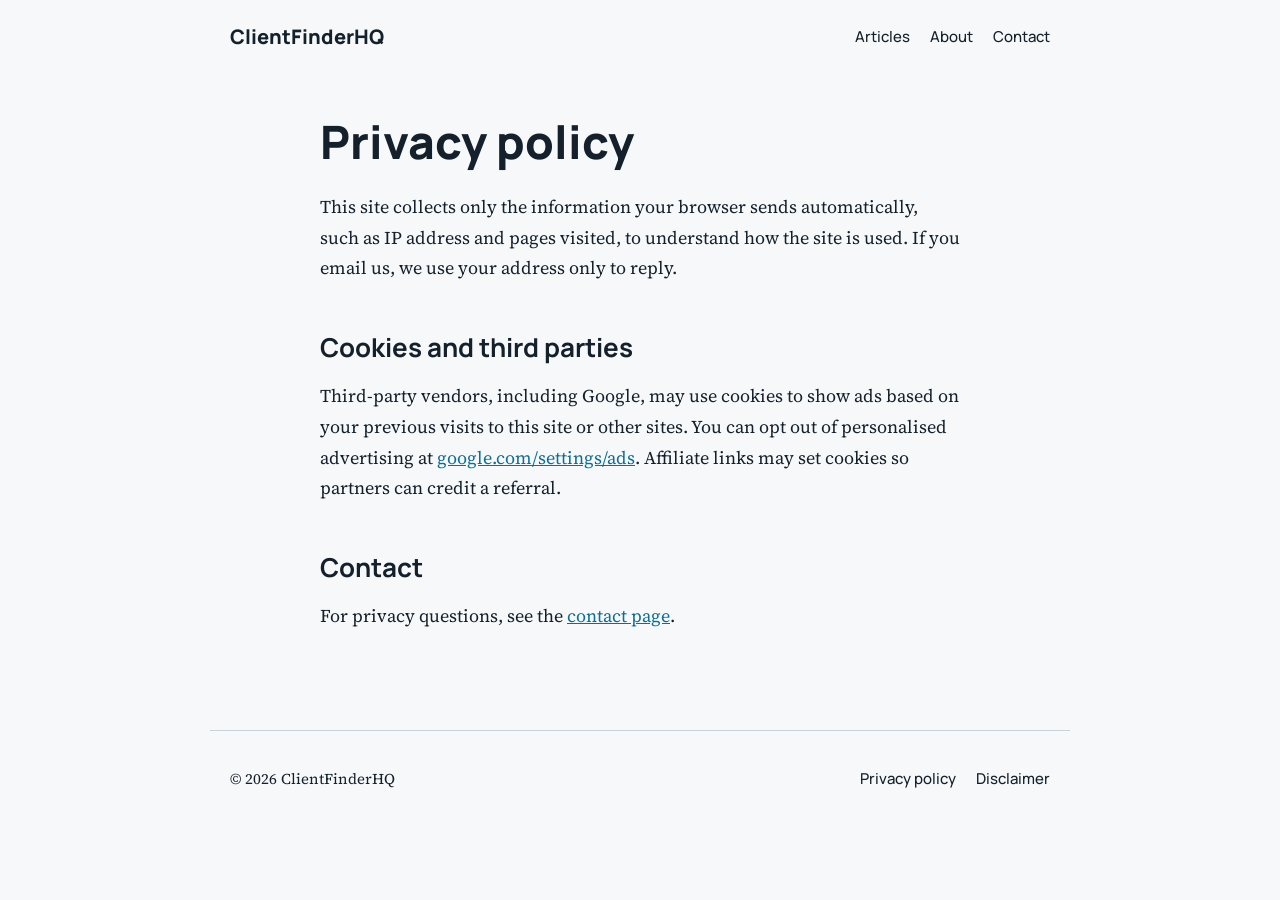
<file: privacy.html>
<!doctype html><html lang="en"><head><meta charset="utf-8"><meta name="viewport" content="width=device-width,initial-scale=1"><title>Privacy Policy | ClientFinderHQ</title><meta name="description" content="Privacy policy for ClientFinderHQ"><link rel="preconnect" href="https://fonts.googleapis.com"><link rel="preconnect" href="https://fonts.gstatic.com" crossorigin><link href="https://fonts.googleapis.com/css2?family=Manrope:wght@500;800&family=Source+Serif+4:wght@400;600&display=swap" rel="stylesheet"><link rel="canonical" href="https://wwwkhange15-blip.github.io/clientfinderhq/privacy.html"><meta property="og:type" content="website"><meta property="og:site_name" content="ClientFinderHQ"><meta property="og:title" content="Privacy Policy | ClientFinderHQ"><meta property="og:description" content="Privacy policy for ClientFinderHQ"><meta property="og:url" content="https://wwwkhange15-blip.github.io/clientfinderhq/privacy.html"><meta property="og:image" content="https://wwwkhange15-blip.github.io/clientfinderhq/og-image.png"><meta name="twitter:card" content="summary_large_image"><link rel="stylesheet" href="style.css"></head><body><header><a class="logo" href="index.html">ClientFinderHQ</a><nav><a href="index.html#articles">Articles</a><a href="about.html">About</a><a href="contact.html">Contact</a></nav></header><main><h1>Privacy policy</h1><p>This site collects only the information your browser sends automatically, such as IP address and pages visited, to understand how the site is used. If you email us, we use your address only to reply.</p>
<h2>Cookies and third parties</h2><p>Third-party vendors, including Google, may use cookies to show ads based on your previous visits to this site or other sites. You can opt out of personalised advertising at <a href="https://www.google.com/settings/ads">google.com/settings/ads</a>. Affiliate links may set cookies so partners can credit a referral.</p>
<h2>Contact</h2><p>For privacy questions, see the <a href="contact.html">contact page</a>.</p></main><footer><p>© 2026 ClientFinderHQ</p><nav><a href="privacy.html">Privacy policy</a><a href="disclaimer.html">Disclaimer</a></nav></footer></body></html>
</file>
<file: style.css>
*{box-sizing:border-box}body{margin:0;background:#f6f8fa;color:#14202b;font:18px/1.7 "Source Serif 4",Georgia,serif}
h1,h2,h3,.logo,nav a{font-family:Manrope,system-ui,sans-serif}
header,footer{display:flex;justify-content:space-between;align-items:center;flex-wrap:wrap;gap:12px;max-width:860px;margin:0 auto;padding:20px 20px}
.logo{font-weight:800;font-size:20px;color:#14202b;text-decoration:none}
nav{display:flex;gap:20px}nav a{font-weight:500;font-size:15px;color:#14202b;text-decoration:none}nav a:hover{text-decoration:underline}
a{color:#0b6e99}a:focus-visible{outline:3px solid #0b6e99;outline-offset:3px}
main{max-width:680px;margin:0 auto;padding:24px 20px 60px}
h1{font-size:clamp(32px,6vw,46px);line-height:1.15;font-weight:800;margin:.4em 0 .5em}
h2{font-size:26px;line-height:1.25;margin:1.8em 0 .4em}
.lead{font-size:21px}
.post{display:block;padding:18px 0;border-top:2px solid #14202b;text-decoration:none;color:inherit}
.post h3{margin:0 0 4px;font-size:21px;color:#0b6e99}.post p{margin:0}
blockquote{margin:1.4em 0;padding:14px 18px;background:#fff;border-left:5px solid #0b6e99;font-size:17px}
footer{border-top:1px solid #c9d3dc;font-size:15px;margin-top:20px}
</file>
